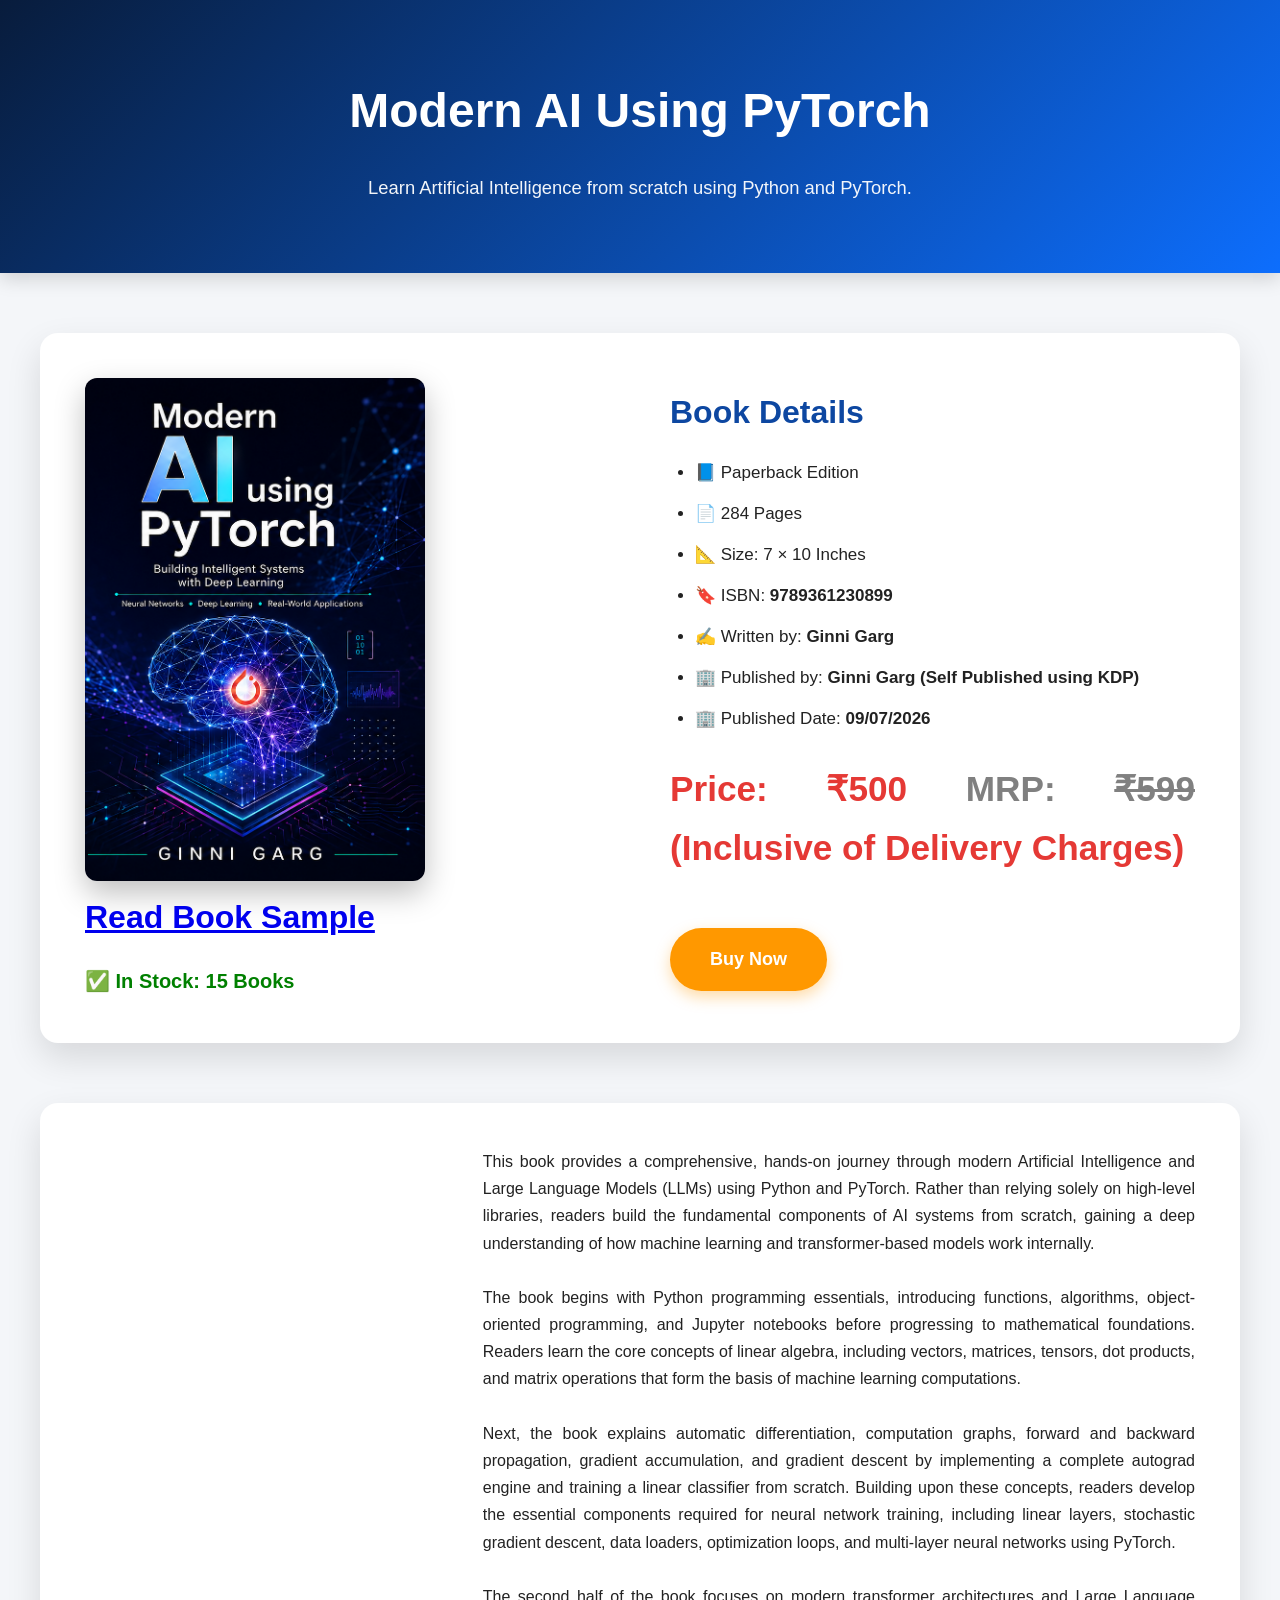
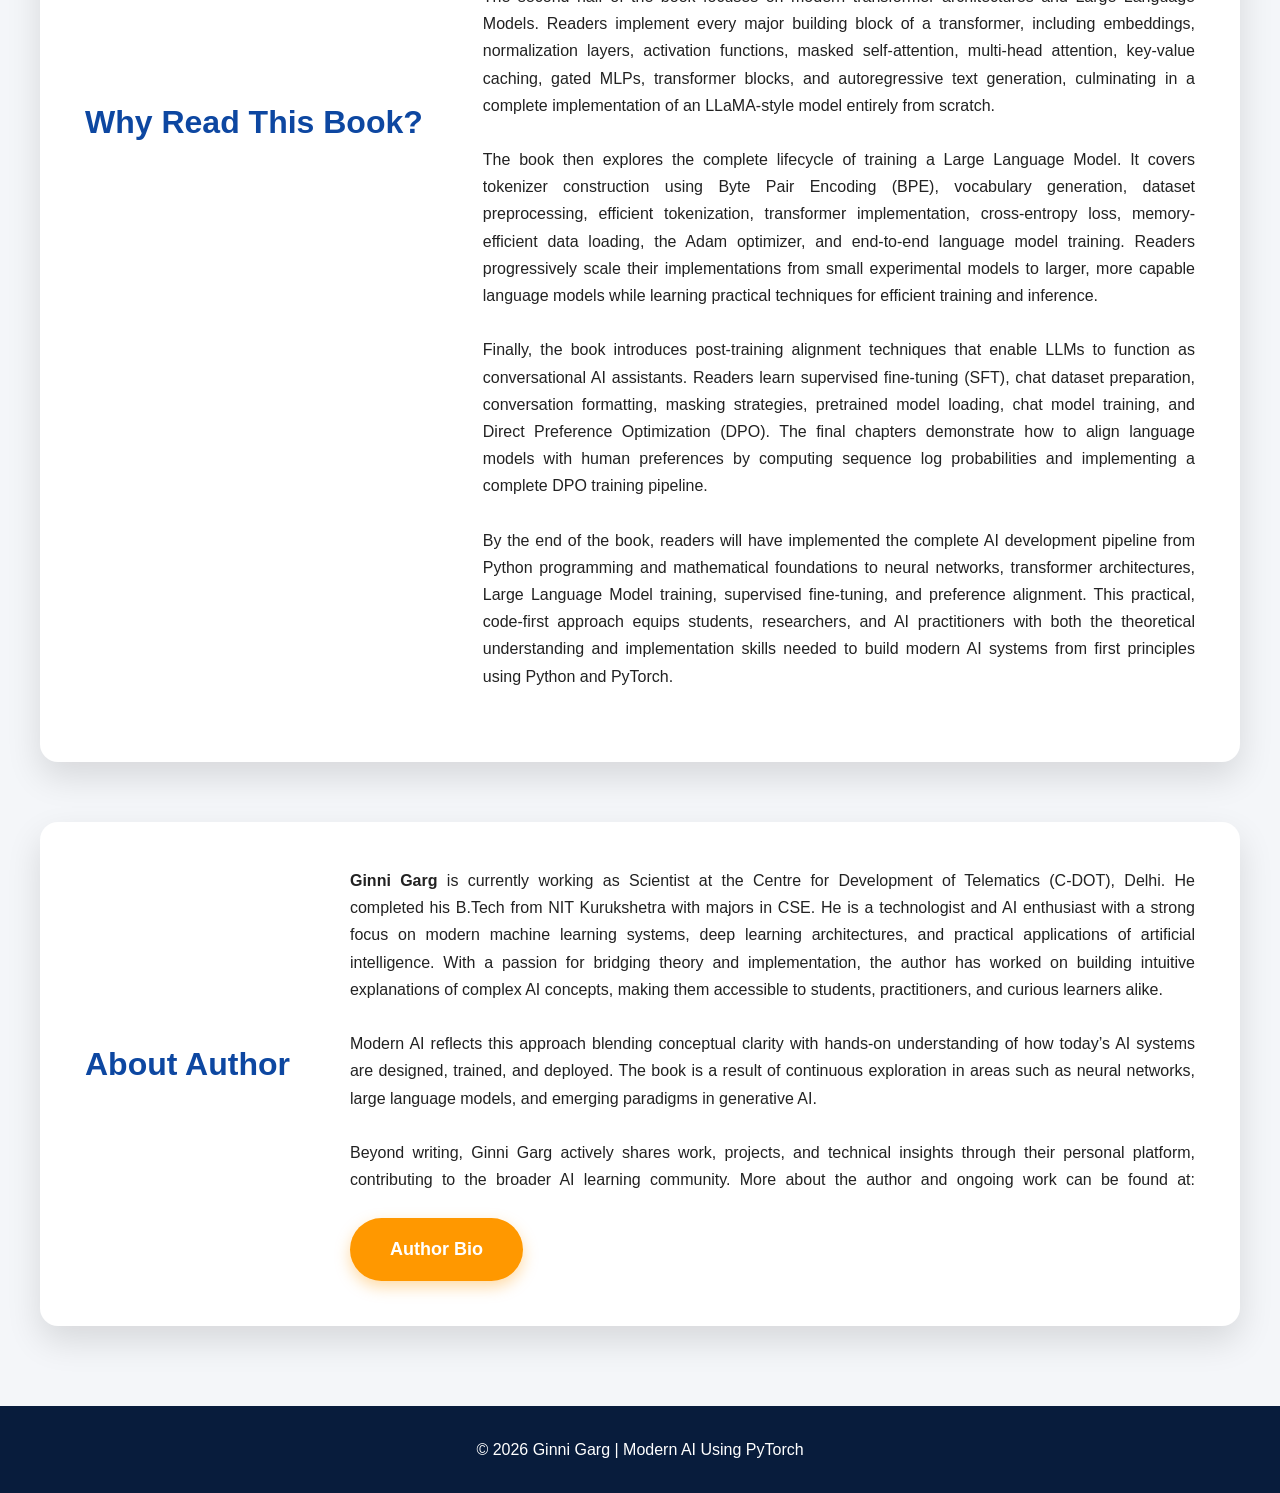
<file: index.html>
<!DOCTYPE html>
<html lang="en">

<head>

<meta charset="UTF-8">

<meta name="viewport" content="width=device-width, initial-scale=1.0">

<title>
Modern AI Using PyTorch
</title>

<link rel="stylesheet" href="assets/css/style.css">

</head>


<body>


<header>

<h1>
Modern AI Using PyTorch
</h1>

<p>
Learn Artificial Intelligence from scratch using Python and PyTorch.
</p>

</header>



<section class="book">


<div class="book-gallery">


<img 
src="assets/images/Front_Cover.png"
class="main-cover"
alt="Modern AI Using PyTorch Book Cover">


<h2>
<a href="https://read.amazon.com/sample/B0H8J3N371?clientId=share">
Read Book Sample
</a>
</h2>

<p style="color:green; font-size:20px; font-weight:bold;">
    ✅ In Stock: 15 Books
</p>

</div>




<div class="book-info">


<h2>
Book Details
</h2>


<ul>

<li>
📘 Paperback Edition
</li>

<li>
📄 284 Pages
</li>

<li>
📐 Size: 7 × 10 Inches
</li>

<li>
🔖 ISBN:
<b>
9789361230899
</b>
</li>

<li>
✍️ Written by:
<b>
Ginni Garg
</b>
</li>

<li>
🏢 Published by:
<b>
Ginni Garg (Self Published using KDP)
</b>
</li>

<li>
🏢 Published Date:
<b>
09/07/2026
</b>
</li>

</ul>



<h3>
Price: ₹500 <span style="color:gray;">MRP: <del>₹599</del></span>
<span>
(Inclusive of Delivery Charges)
</span>
</h3>



<a href="payment.html" class="buy">

Buy Now

</a>


</div>


</section>


<section class="book">


<h2>
Why Read This Book?
</h2>

<div class="feature-grid">

<p>

This book provides a comprehensive, hands-on journey through modern Artificial Intelligence and Large Language Models (LLMs) using Python and PyTorch. Rather than relying solely on high-level libraries, readers build the fundamental components of AI systems from scratch, gaining a deep understanding of how machine learning and transformer-based models work internally.<br><br>

The book begins with Python programming essentials, introducing functions, algorithms, object-oriented programming, and Jupyter notebooks before progressing to mathematical foundations. Readers learn the core concepts of linear algebra, including vectors, matrices, tensors, dot products, and matrix operations that form the basis of machine learning computations.<br><br>

Next, the book explains automatic differentiation, computation graphs, forward and backward propagation, gradient accumulation, and gradient descent by implementing a complete autograd engine and training a linear classifier from scratch. Building upon these concepts, readers develop the essential components required for neural network training, including linear layers, stochastic gradient descent, data loaders, optimization loops, and multi-layer neural networks using PyTorch.<br><br>

The second half of the book focuses on modern transformer architectures and Large Language Models. Readers implement every major building block of a transformer, including embeddings, normalization layers, activation functions, masked self-attention, multi-head attention, key-value caching, gated MLPs, transformer blocks, and autoregressive text generation, culminating in a complete implementation of an LLaMA-style model entirely from scratch.<br><br>

The book then explores the complete lifecycle of training a Large Language Model. It covers tokenizer construction using Byte Pair Encoding (BPE), vocabulary generation, dataset preprocessing, efficient tokenization, transformer implementation, cross-entropy loss, memory-efficient data loading, the Adam optimizer, and end-to-end language model training. Readers progressively scale their implementations from small experimental models to larger, more capable language models while learning practical techniques for efficient training and inference.<br><br>

Finally, the book introduces post-training alignment techniques that enable LLMs to function as conversational AI assistants. Readers learn supervised fine-tuning (SFT), chat dataset preparation, conversation formatting, masking strategies, pretrained model loading, chat model training, and Direct Preference Optimization (DPO). The final chapters demonstrate how to align language models with human preferences by computing sequence log probabilities and implementing a complete DPO training pipeline.<br><br>

By the end of the book, readers will have implemented the complete AI development pipeline from Python programming and mathematical foundations to neural networks, transformer architectures, Large Language Model training, supervised fine-tuning, and preference alignment. This practical, code-first approach equips students, researchers, and AI practitioners with both the theoretical understanding and implementation skills needed to build modern AI systems from first principles using Python and PyTorch.<br><br>

</p>

</div>

</section>


<section class="book">


<h2>
About Author
</h2>


<div class="feature-grid">

<p>
<b>Ginni Garg</b> is currently working as Scientist at the Centre for Development of
Telematics (C-DOT), Delhi. He completed his B.Tech from NIT Kurukshetra with
majors in CSE. He is a technologist and AI enthusiast with a strong focus on modern
machine learning systems, deep learning architectures, and practical applications of artificial
intelligence. With a passion for bridging theory and implementation, the author has worked
on building intuitive explanations of complex AI concepts, making them accessible to
students, practitioners, and curious learners alike.<br><br>

Modern AI reflects this approach blending conceptual clarity with hands-on understanding
of how today’s AI systems are designed, trained, and deployed. The book is a result of
continuous exploration in areas such as neural networks, large language models, and
emerging paradigms in generative AI.<br><br>

Beyond writing, Ginni Garg actively shares work, projects, and technical insights through
their personal platform, contributing to the broader AI learning community.
More about the author and ongoing work can be found at: <a href="https://ginniindia.github.io" class="buy">

Author Bio

</a>
</p>


</div>



</section>




<footer>

<p>
© 2026 Ginni Garg |
Modern AI Using PyTorch
</p>

</footer>




</body>

</html>
</file>
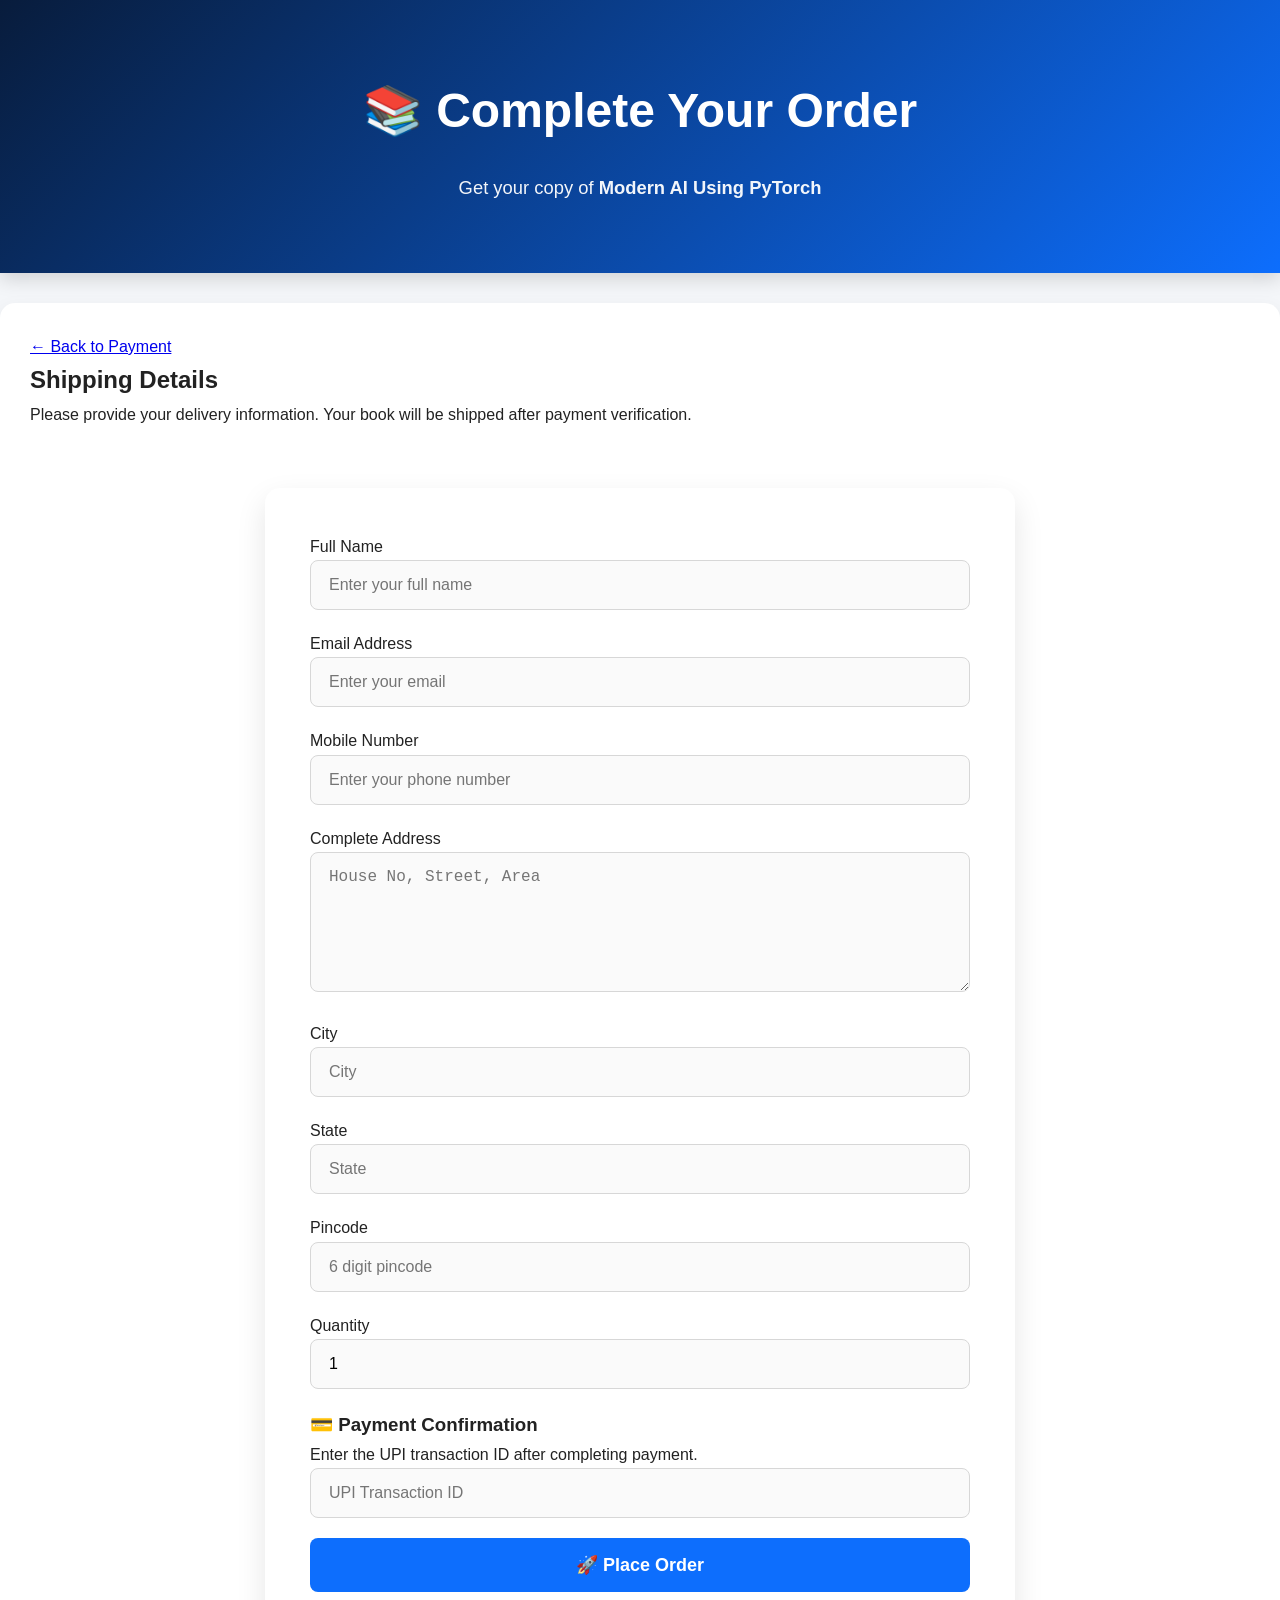
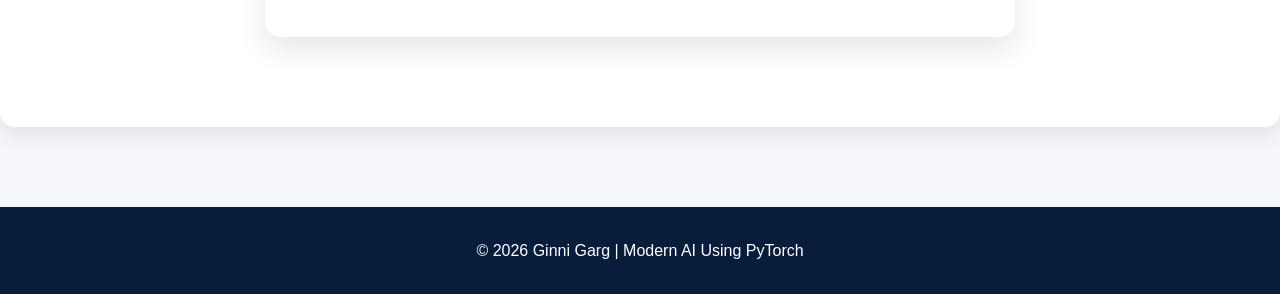
<file: order.html>
<!DOCTYPE html>

<html lang="en">

<head>

<meta charset="UTF-8">

<meta name="viewport" content="width=device-width, initial-scale=1.0">

<title>
Complete Your Order | Modern AI Using PyTorch
</title>


<link rel="stylesheet"
href="assets/css/style.css">


</head>


<body>


<header>

<h1>
📚 Complete Your Order
</h1>

<p>
Get your copy of <b>Modern AI Using PyTorch</b>
</p>

</header>



<section class="card order-card">


<a href="payment.html" class="back-btn">
← Back to Payment
</a>



<div class="order-title">


<h2>
Shipping Details
</h2>


<p>
Please provide your delivery information.
Your book will be shipped after payment verification.
</p>


</div>




<form id="orderForm">



<label>
Full Name
</label>

<input
type="text"
name="name"
placeholder="Enter your full name"
required>



<label>
Email Address
</label>

<input
type="email"
name="email"
placeholder="Enter your email"
required>




<label>
Mobile Number
</label>

<input
type="text"
name="phone"
placeholder="Enter your phone number"
required>




<label>
Complete Address
</label>

<textarea
name="address"
placeholder="House No, Street, Area"
required></textarea>




<div class="two-column">


<div>

<label>
City
</label>

<input
type="text"
name="city"
placeholder="City"
required>

</div>



<div>

<label>
State
</label>

<input
type="text"
name="state"
placeholder="State"
required>

</div>


</div>




<label>
Pincode
</label>

<input
type="text"
name="pincode"
placeholder="6 digit pincode"
required>



<label>
Quantity
</label>

<input
type="number"
name="quantity"
value="1"
min="1">



<div class="payment-box">


<h3>
💳 Payment Confirmation
</h3>


<p>
Enter the UPI transaction ID after completing payment.
</p>


<input
type="text"
name="transaction"
placeholder="UPI Transaction ID"
required>


</div>




<button type="submit">

🚀 Place Order

</button>



</form>



</section>



<footer>

<p>
© 2026 Ginni Garg |
Modern AI Using PyTorch
</p>

</footer>



<script src="assets/js/app.js"></script>


</body>

</html>
</file>
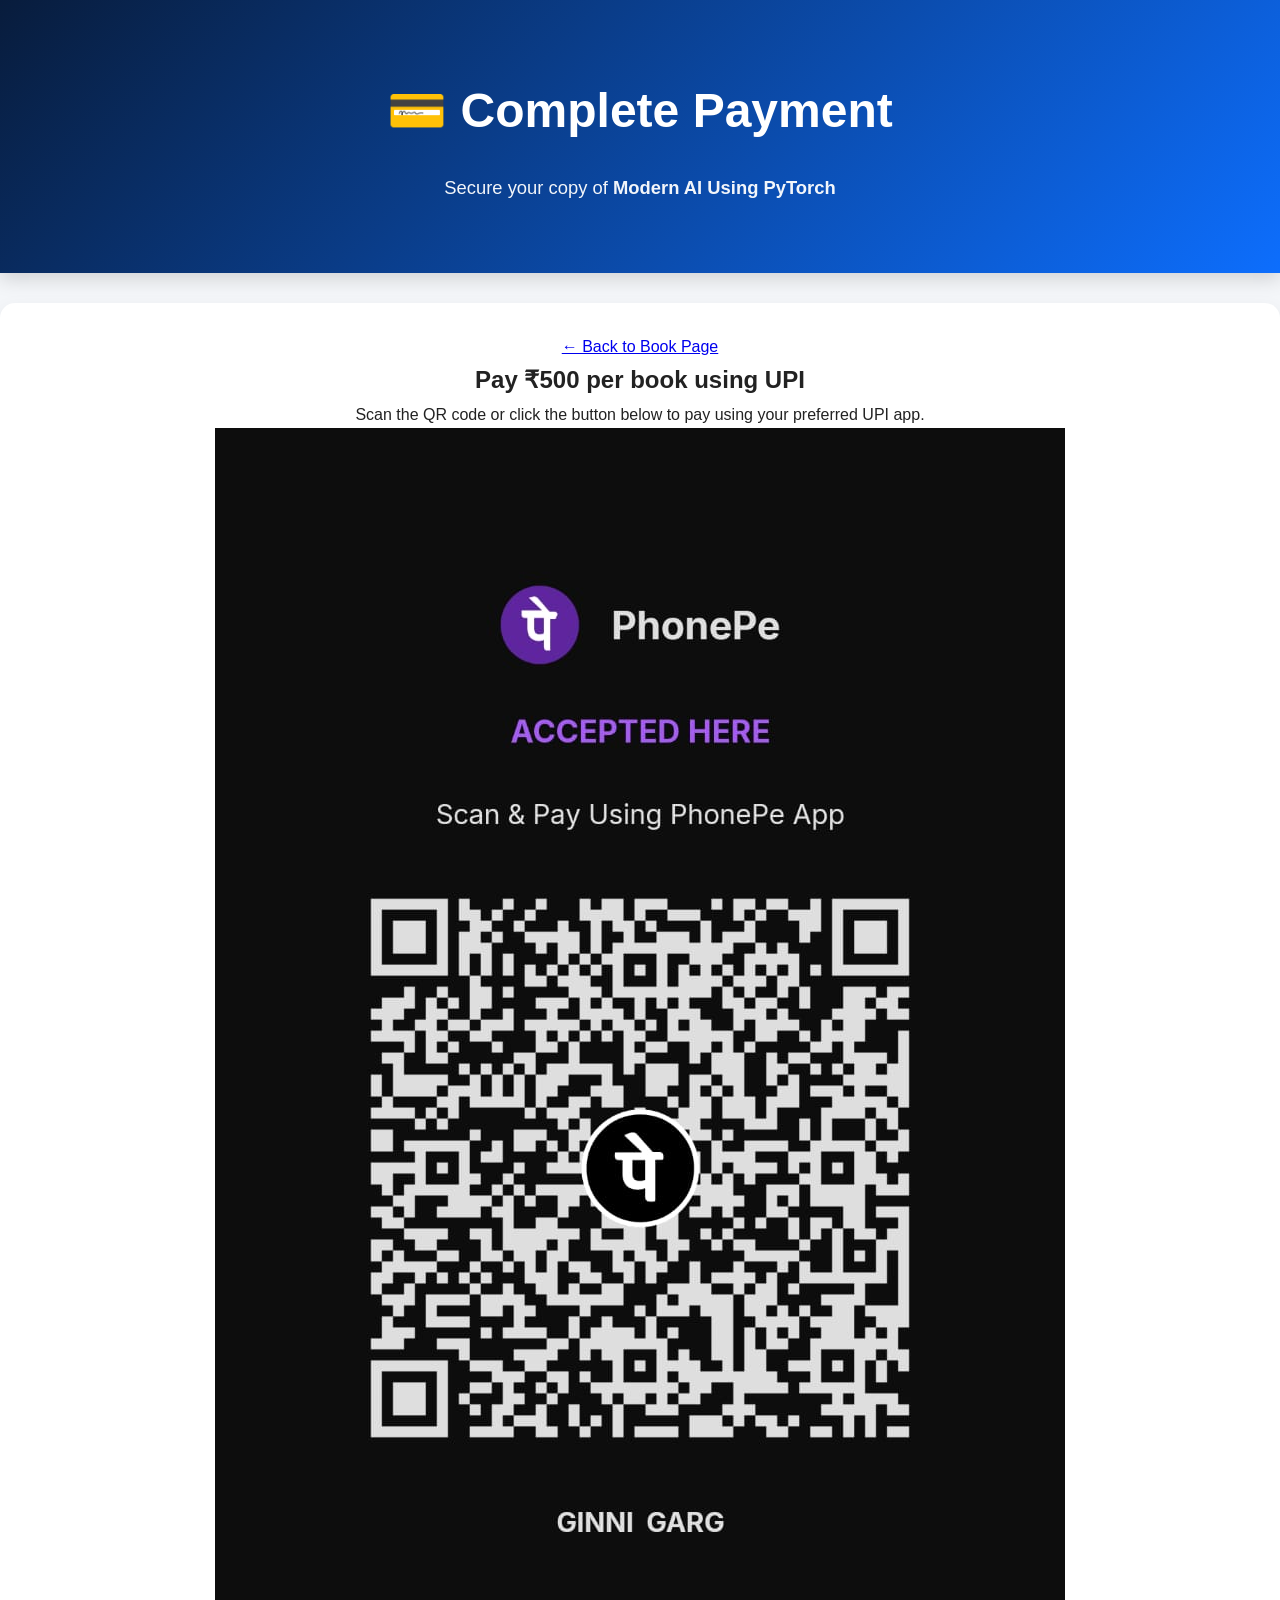
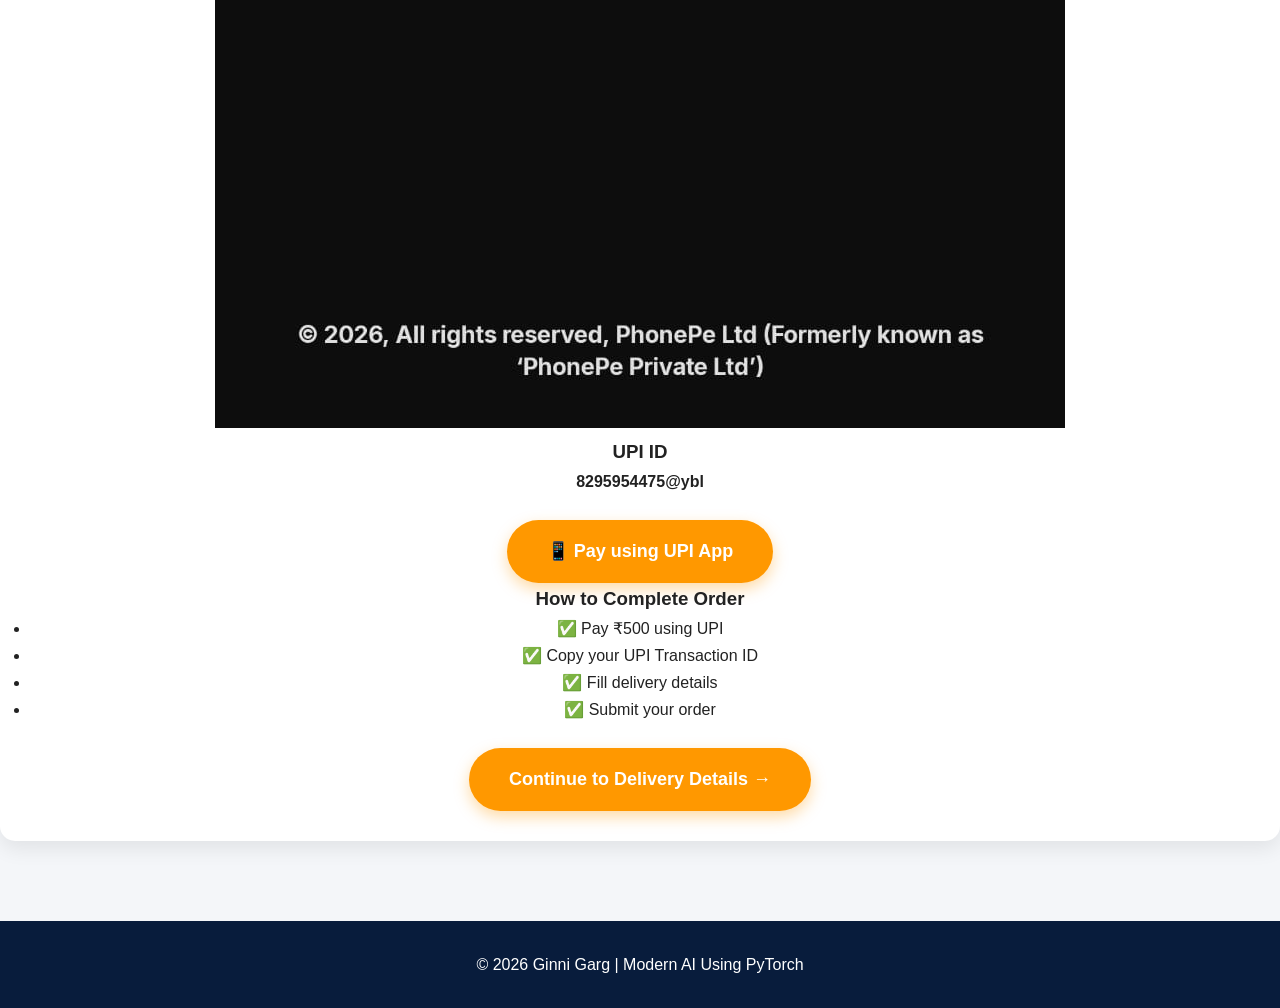
<file: payment.html>
<!DOCTYPE html>

<html lang="en">

<head>

<meta charset="UTF-8">

<meta name="viewport" content="width=device-width, initial-scale=1.0">

<title>
Payment | Modern AI Using PyTorch
</title>


<link rel="stylesheet"
href="assets/css/style.css">


</head>


<body>


<header>

<h1>
💳 Complete Payment
</h1>

<p>
Secure your copy of <b>Modern AI Using PyTorch</b>
</p>

</header>



<section class="card payment-card text-center">



<a href="index.html" class="back-btn">
← Back to Book Page
</a>



<h2>
Pay ₹500 per book using UPI
</h2>



<p class="payment-desc">

Scan the QR code or click the button below
to pay using your preferred UPI app.

</p>




<img 
src="assets/images/upi-sbi-ginni.jpeg"
class="upi-image"
alt="UPI Payment QR Code">





<div class="upi-details">


<h3>
UPI ID
</h3>


<p>
<b>8295954475@ybl</b>
</p>


</div>





<a 
class="buy"
href="upi://pay?pa=8295954475@ybl&pn=GINNI%20GARG&mc=0000&mode=02&purpose=00">

📱 Pay using UPI App

</a>




<div class="payment-steps">


<h3>
How to Complete Order
</h3>


<ul>

<li>
✅ Pay ₹500 using UPI
</li>

<li>
✅ Copy your UPI Transaction ID
</li>

<li>
✅ Fill delivery details
</li>

<li>
✅ Submit your order
</li>


</ul>


</div>




<a 
href="order.html"
class="buy">

Continue to Delivery Details →

</a>



</section>




<footer>

<p>
© 2026 Ginni Garg |
Modern AI Using PyTorch
</p>

</footer>



</body>

</html>
</file>
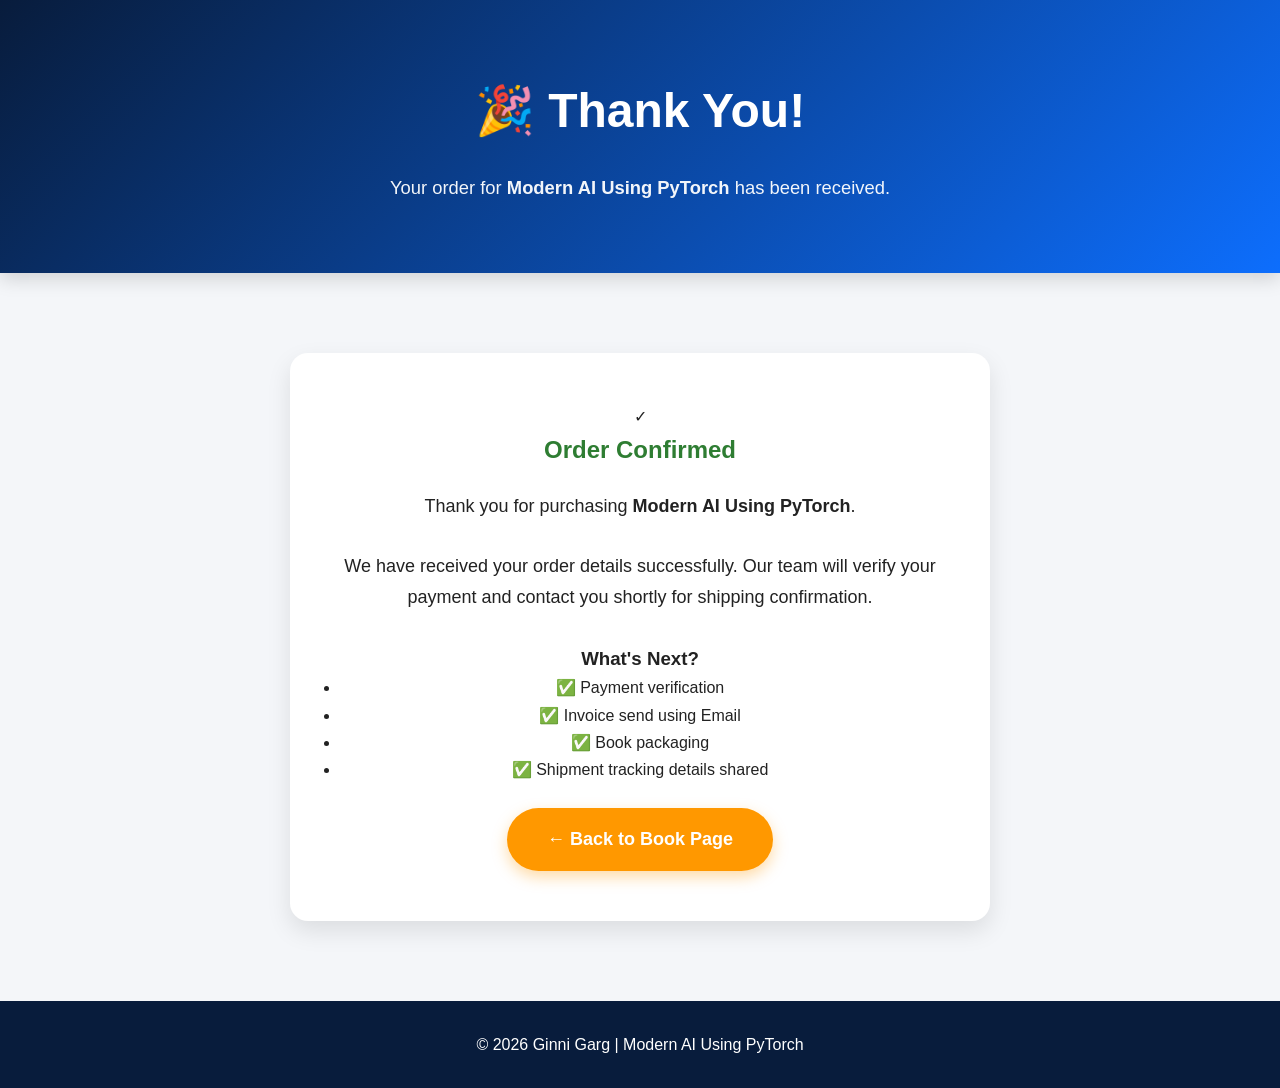
<file: success.html>
<!DOCTYPE html>

<html lang="en">

<head>

<meta charset="UTF-8">

<meta name="viewport" content="width=device-width, initial-scale=1.0">

<title>
Order Confirmed | Modern AI Using PyTorch
</title>


<link rel="stylesheet"
href="assets/css/style.css">


</head>


<body>


<header>

<h1>
🎉 Thank You!
</h1>

<p>
Your order for <b>Modern AI Using PyTorch</b> has been received.
</p>

</header>



<section class="success">


<div class="success-icon">

✓

</div>


<h1>

Order Confirmed

</h1>


<p>

Thank you for purchasing 
<b>Modern AI Using PyTorch</b>.

</p>


<p>

We have received your order details successfully.

Our team will verify your payment and contact you shortly
for shipping confirmation.

</p>



<div class="order-info">


<h3>
What's Next?
</h3>


<ul>

<li>
✅ Payment verification
</li>

<li>
✅ Invoice send using Email
</li>

<li>
✅ Book packaging
</li>

<li>
✅ Shipment tracking details shared
</li>

</ul>


</div>



<a href="index.html"
class="buy">

← Back to Book Page

</a>


</section>



<footer>

<p>

© 2026 Ginni Garg |
Modern AI Using PyTorch

</p>

</footer>



</body>

</html>
</file>
<file: assets/css/style.css>
/* ==========================================
   Modern AI Using PyTorch
   Professional Book Website Styles
========================================== */

*{
    margin:0;
    padding:0;
    box-sizing:border-box;
}

html{
    scroll-behavior:smooth;
}

body{
    font-family: "Segoe UI", Tahoma, Geneva, Verdana, sans-serif;
    background:#f4f6f9;
    color:#222;
    line-height:1.7;
}

/* ---------- Container ---------- */

.container{
    width:90%;
    max-width:1200px;
    margin:auto;
}

/* ---------- Header ---------- */

header{
    background:linear-gradient(135deg,#081c3c,#0d6efd);
    color:#fff;
    padding:70px 30px;
    text-align:center;
    box-shadow:0 6px 18px rgba(0,0,0,.15);
}

header h1{
    font-size:3rem;
    margin-bottom:20px;
    font-weight:700;
}

header p{
    max-width:800px;
    margin:auto;
    font-size:1.15rem;
    opacity:.95;
}

/* ---------- Book Section ---------- */

.book{
    max-width:1200px;
    margin:60px auto;
    background:#fff;
    display:flex;
    gap:60px;
    align-items:center;
    padding:45px;
    border-radius:18px;
    box-shadow:0 15px 35px rgba(0,0,0,.12);
    text-align:justify;
}

.book img{
    width:340px;
    border-radius:12px;
    transition:.4s;
    box-shadow:0 12px 30px rgba(0,0,0,.25);
}

.book img:hover{
    transform:scale(1.04) rotate(-1deg);
}

.book div{
    flex:1;
}

.book h2{
    font-size:2rem;
    margin-bottom:20px;
    color:#0d47a1;
}

.book h3{
    color:#e53935;
    font-size:2.2rem;
    margin:25px 0;
}

.book ul{
    margin-left:25px;
    margin-top:15px;
}

.book li{
    margin-bottom:12px;
    font-size:17px;
}

/* ---------- Buy Button ---------- */

.buy{
    display:inline-block;
    margin-top:25px;
    padding:16px 40px;
    border-radius:50px;
    background:#ff9800;
    color:#fff;
    text-decoration:none;
    font-size:18px;
    font-weight:600;
    transition:.3s;
    box-shadow:0 6px 15px rgba(255,152,0,.35);
}

.buy:hover{
    background:#f57c00;
    transform:translateY(-3px);
}

/* ---------- Forms ---------- */

form{
    max-width:750px;
    margin:60px auto;
    background:#fff;
    padding:45px;
    border-radius:15px;
    box-shadow:0 12px 30px rgba(0,0,0,.1);
}

form h2{
    margin-bottom:30px;
    color:#0d47a1;
}

input,
textarea,
select{

    width:100%;
    padding:15px 18px;
    margin-bottom:20px;
    border:1px solid #d7d7d7;
    border-radius:8px;
    font-size:16px;
    transition:.3s;
    background:#fafafa;
}

textarea{
    min-height:140px;
    resize:vertical;
}

input:focus,
textarea:focus,
select:focus{

    outline:none;
    border-color:#0d6efd;
    background:#fff;
    box-shadow:0 0 8px rgba(13,110,253,.15);

}

button{

    width:100%;
    padding:16px;
    background:#0d6efd;
    color:#fff;
    font-size:18px;
    font-weight:600;
    border:none;
    border-radius:8px;
    cursor:pointer;
    transition:.3s;

}

button:hover{

    background:#0849b8;

}

/* ---------- Cards ---------- */

.card{

    background:#fff;
    padding:30px;
    border-radius:15px;
    box-shadow:0 8px 20px rgba(0,0,0,.08);
    margin:30px 0;

}

/* ---------- Footer ---------- */

footer{

    margin-top:80px;
    background:#081c3c;
    color:#fff;
    text-align:center;
    padding:30px;

}

footer a{

    color:#fff;
    text-decoration:none;

}

/* ---------- Success Page ---------- */

.success{

    text-align:center;
    max-width:700px;
    margin:80px auto;
    background:#fff;
    padding:50px;
    border-radius:18px;
    box-shadow:0 10px 25px rgba(0,0,0,.1);

}

.success h1{

    color:#2e7d32;
    margin-bottom:20px;

}

.success p{

    margin-bottom:30px;
    font-size:18px;

}

/* ---------- Utilities ---------- */

.text-center{
    text-align:center;
}

.mt-20{
    margin-top:20px;
}

.mt-40{
    margin-top:40px;
}

.mb-40{
    margin-bottom:40px;
}

/* ---------- Responsive ---------- */

@media(max-width:992px){

.book{

    flex-direction:column;
    text-align:center;

}

.book img{

    width:280px;

}

.book ul{

    text-align:left;

}

header h1{

    font-size:2.4rem;

}

}

@media(max-width:768px){

header{

    padding:50px 20px;

}

header h1{

    font-size:2rem;

}

.book{

    padding:25px;

}

form{

    padding:25px;

}

.buy{

    width:100%;
    text-align:center;

}

}

@media(max-width:480px){

header h1{

    font-size:1.7rem;

}

.book h2{

    font-size:1.5rem;

}

.book h3{

    font-size:1.8rem;

}

body{

    font-size:15px;

}

/* ==========================
   Payment Page
========================== */


.payment-card{

max-width:750px;

margin:60px auto;

padding:45px;

}



.payment-card .back-btn{

display:inline-block;

margin-bottom:30px;

}



.payment-card h2{

color:#0d47a1;

font-size:2rem;

margin-bottom:15px;

}



.payment-desc{

font-size:17px;

color:#666;

margin-bottom:25px;

}



.upi-image {

    width: 200px;
    max-width: 80%;
    height: auto;

    display: block;
    margin: 25px auto;

    object-fit: contain;

    border-radius: 12px;

    padding: 8px;

    background: #ffffff;

    box-shadow: 0 8px 20px rgba(0,0,0,0.15);

}


@media(max-width:600px){

    .upi-image {

        width: 150px;
        max-width: 70%;

    }

}



.upi-details{

background:#f4f8ff;

padding:20px;

border-radius:12px;

margin:20px auto;

max-width:350px;

}



.upi-details h3{

color:#0d6efd;

}



.payment-steps{

text-align:left;

background:#f8f9fa;

padding:25px;

border-radius:15px;

margin:35px 0;

}



.payment-steps h3{

color:#0d47a1;

margin-bottom:15px;

}



.payment-steps ul{

list-style:none;

padding:0;

}



.payment-steps li{

padding:8px 0;

font-size:16px;

}

/* ===================================
   Book Image Horizontal Gallery
=================================== */


.book-gallery{

width:100%;

text-align:center;

}



.main-cover{

width:330px;

max-width:90%;

border-radius:15px;

cursor:pointer;

box-shadow:
0 15px 35px rgba(0,0,0,.25);

transition:.3s;

}



.main-cover:hover{

transform:scale(1.03);

}




/* Horizontal Scroll */

.scroll-gallery{

display:flex;

gap:20px;

overflow-x:auto;

padding:25px 10px;

margin-top:30px;

scroll-behavior:smooth;

}



.scroll-gallery::-webkit-scrollbar{

height:8px;

}



.scroll-gallery img{

width:140px;

height:190px;

object-fit:cover;

border-radius:12px;

cursor:pointer;

flex-shrink:0;

box-shadow:
0 8px 20px rgba(0,0,0,.18);

transition:.3s;

}



.scroll-gallery img:hover{

transform:translateY(-8px);

}



/* Full Screen Viewer */


.image-viewer{

display:none;

position:fixed;

top:0;

left:0;

width:100%;

height:100%;

background:rgba(0,0,0,.9);

z-index:9999;

align-items:center;

justify-content:center;

padding:20px;

}



.image-viewer img{

max-width:95%;

max-height:90%;

object-fit:contain;

border-radius:10px;

}



.close-viewer{

position:absolute;

top:25px;

right:35px;

font-size:45px;

color:white;

cursor:pointer;

}



@media(max-width:600px){


.main-cover{

width:250px;

}


.scroll-gallery img{

width:110px;

height:150px;

}


}

}
</file>
